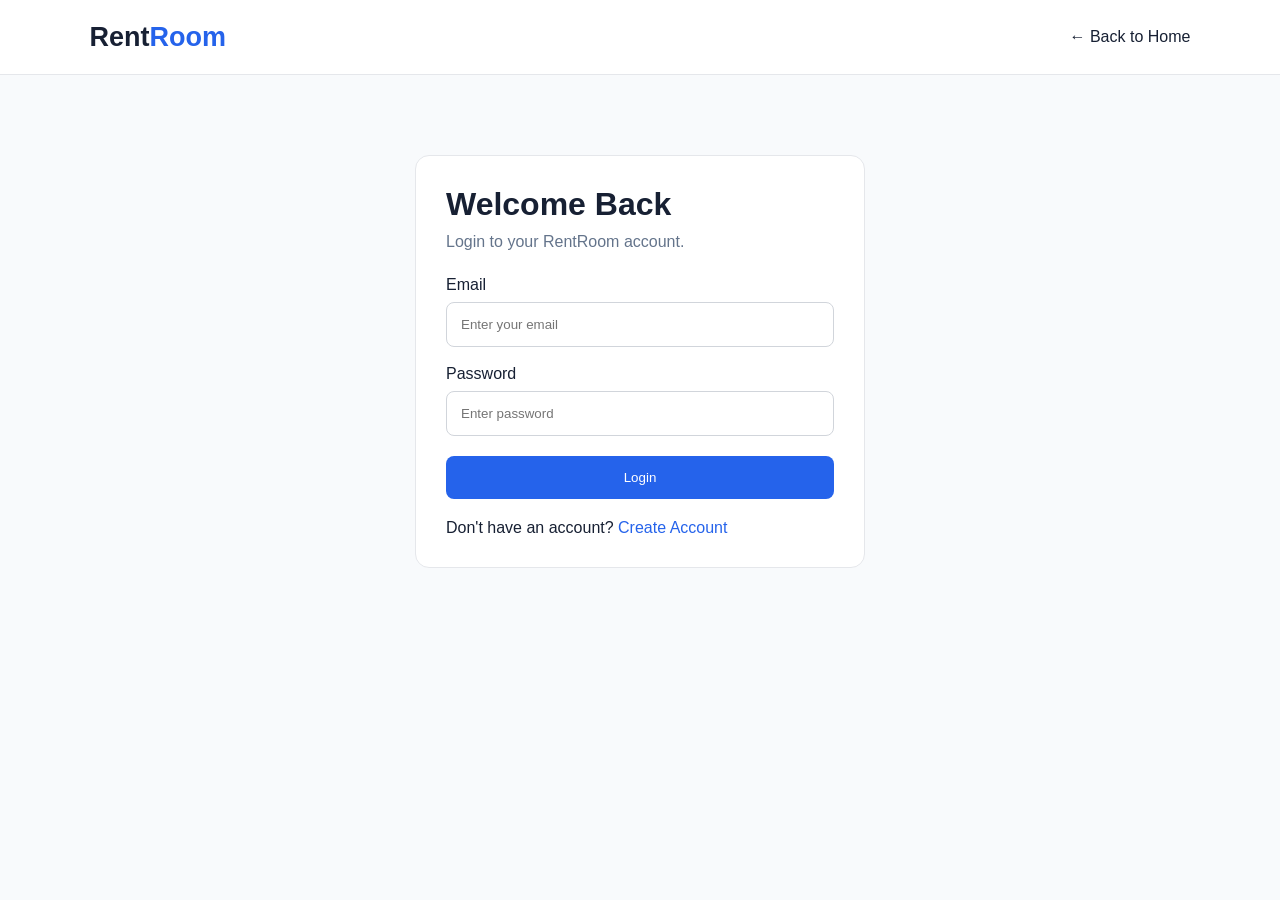
<file: login.html>
<!DOCTYPE html>
<html lang="en">

<head>

    <meta charset="UTF-8">

    <meta name="viewport"
          content="width=device-width, initial-scale=1.0">

    <title>Login - RentRoom</title>

    <link rel="stylesheet"
          href="css/style.css">

</head>

<body>

<header class="navbar">

    <div class="logo">
        Rent<span>Room</span>
    </div>

    <a href="index.html">
        ← Back to Home
    </a>

</header>


<div style="
    max-width:450px;
    margin:80px auto;
    padding:30px;
    background:white;
    border:1px solid #e5e7eb;
    border-radius:14px;
">

    <h1>Welcome Back</h1>

    <p style="margin:10px 0 25px;color:#64748b;">
        Login to your RentRoom account.
    </p>


    <form onsubmit="loginUser(event)">

        <label>Email</label>

        <input
            id="loginEmail"
            type="email"
            required
            placeholder="Enter your email"
            style="
                width:100%;
                padding:14px;
                margin:8px 0 18px;
                border:1px solid #d1d5db;
                border-radius:8px;
            "
        >


        <label>Password</label>

        <input
            id="loginPassword"
            type="password"
            required
            placeholder="Enter password"
            style="
                width:100%;
                padding:14px;
                margin:8px 0 20px;
                border:1px solid #d1d5db;
                border-radius:8px;
            "
        >


        <button
            type="submit"
            style="
                width:100%;
                padding:14px;
                border:none;
                background:#2563eb;
                color:white;
                border-radius:8px;
                cursor:pointer;
            "
        >
            Login
        </button>

    </form>


    <p style="margin-top:20px;">
        Don't have an account?
        <a href="register.html"
           style="color:#2563eb;">
            Create Account
        </a>
    </p>

</div>


<script>

function loginUser(event) {

    event.preventDefault();

    alert("Login successful! Backend will be connected later.");

}

</script>

</body>
</html>
</file>
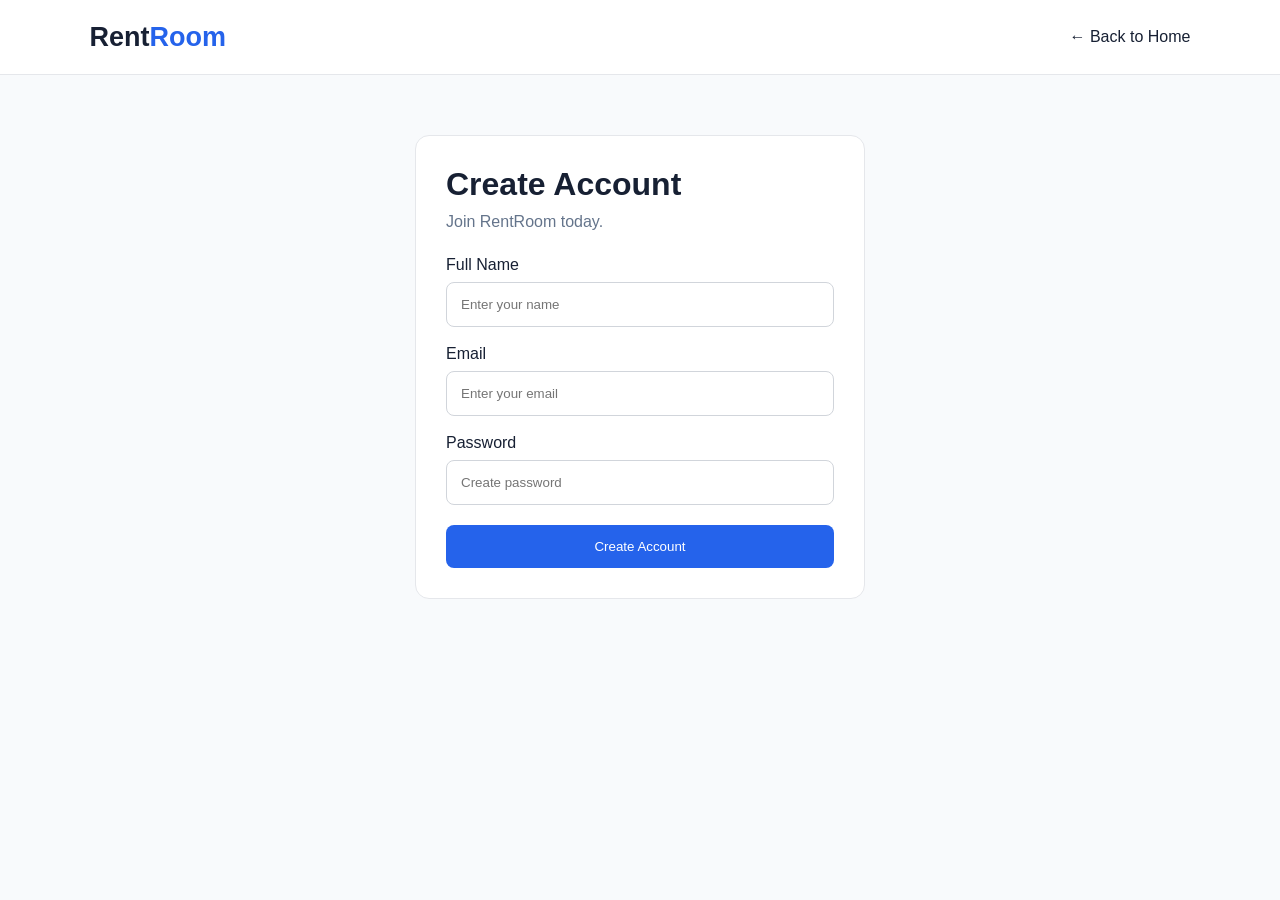
<file: register.html>
<!DOCTYPE html>
<html lang="en">

<head>

    <meta charset="UTF-8">

    <meta name="viewport"
          content="width=device-width, initial-scale=1.0">

    <title>Register - RentRoom</title>

    <link rel="stylesheet"
          href="css/style.css">

</head>

<body>

<header class="navbar">

    <div class="logo">
        Rent<span>Room</span>
    </div>

    <a href="index.html">
        ← Back to Home
    </a>

</header>


<div style="
    max-width:450px;
    margin:60px auto;
    padding:30px;
    background:white;
    border:1px solid #e5e7eb;
    border-radius:14px;
">

    <h1>Create Account</h1>

    <p style="margin:10px 0 25px;color:#64748b;">
        Join RentRoom today.
    </p>


    <form onsubmit="registerUser(event)">

        <label>Full Name</label>

        <input
            type="text"
            required
            placeholder="Enter your name"
            style="
                width:100%;
                padding:14px;
                margin:8px 0 18px;
                border:1px solid #d1d5db;
                border-radius:8px;
            "
        >


        <label>Email</label>

        <input
            type="email"
            required
            placeholder="Enter your email"
            style="
                width:100%;
                padding:14px;
                margin:8px 0 18px;
                border:1px solid #d1d5db;
                border-radius:8px;
            "
        >


        <label>Password</label>

        <input
            type="password"
            required
            placeholder="Create password"
            style="
                width:100%;
                padding:14px;
                margin:8px 0 20px;
                border:1px solid #d1d5db;
                border-radius:8px;
            "
        >


        <button
            type="submit"
            style="
                width:100%;
                padding:14px;
                border:none;
                background:#2563eb;
                color:white;
                border-radius:8px;
                cursor:pointer;
            "
        >
            Create Account
        </button>

    </form>

</div>


<script>

function registerUser(event) {

    event.preventDefault();

    alert("Account created! Backend will be connected later.");

}

</script>

</body>
</html>
</file>
<file: css/style.css>
* {
    margin: 0;
    padding: 0;
    box-sizing: border-box;
}

body {
    font-family: Arial, sans-serif;
    background: #f8fafc;
    color: #172033;
}

a {
    text-decoration: none;
    color: inherit;
}

/* NAVBAR */

.navbar {
    height: 75px;
    padding: 0 7%;
    display: flex;
    align-items: center;
    justify-content: space-between;
    background: white;
    border-bottom: 1px solid #e5e7eb;
}

.logo {
    font-size: 27px;
    font-weight: 800;
    color: #172033;
}

.logo span,
.footer-logo span {
    color: #2563eb;
}

.navbar nav {
    display: flex;
    gap: 30px;
}

.navbar nav a {
    color: #475569;
    font-size: 15px;
}

.navbar nav a:hover {
    color: #2563eb;
}

.nav-buttons {
    display: flex;
    gap: 10px;
    align-items: center;
}

.login-btn {
    padding: 10px 18px;
}

.signup-btn {
    background: #2563eb;
    color: white;
    padding: 11px 20px;
    border-radius: 8px;
}

/* HERO */

.hero {
    min-height: 530px;
    display: flex;
    align-items: center;
    padding: 60px 7%;
    background:
        linear-gradient(
            rgba(15, 23, 42, 0.72),
            rgba(15, 23, 42, 0.72)
        ),
        url("https://images.unsplash.com/photo-1560185007-cde436f6a4d0")
        center/cover;
}

.hero-content {
    max-width: 850px;
    color: white;
}

.small-title {
    color: #2563eb;
    font-size: 13px;
    font-weight: 700;
    letter-spacing: 1.5px;
    margin-bottom: 12px;
}

.hero .small-title {
    color: #93c5fd;
}

.hero h1 {
    font-size: 60px;
    line-height: 1.05;
    margin-bottom: 20px;
}

.hero h1 span {
    color: #60a5fa;
}

.hero-content > p:not(.small-title) {
    font-size: 18px;
    color: #e2e8f0;
    max-width: 600px;
    line-height: 1.6;
}

/* SEARCH */

.search-box {
    margin-top: 35px;
    padding: 10px;
    background: white;
    border-radius: 12px;
    display: flex;
    max-width: 750px;
}

.search-box input,
.search-box select {
    border: none;
    outline: none;
    padding: 14px;
    flex: 1;
    font-size: 15px;
    color: #475569;
}

.search-box button {
    border: none;
    background: #2563eb;
    color: white;
    padding: 0 28px;
    border-radius: 8px;
    font-weight: 600;
    cursor: pointer;
}

.search-box button:hover {
    background: #1d4ed8;
}

/* FEATURES */

.features {
    padding: 45px 7%;
    display: grid;
    grid-template-columns: repeat(4, 1fr);
    gap: 20px;
    background: white;
}

.feature-card {
    padding: 25px;
    border: 1px solid #e5e7eb;
    border-radius: 12px;
    background: white;
}

.feature-icon {
    font-size: 30px;
    margin-bottom: 15px;
}

.feature-card h3 {
    margin-bottom: 8px;
}

.feature-card p {
    color: #64748b;
    font-size: 14px;
}

/* POPULAR */

.popular {
    padding: 70px 7%;
}

.section-heading {
    display: flex;
    align-items: end;
    justify-content: space-between;
    margin-bottom: 30px;
}

.section-heading h2 {
    font-size: 34px;
}

.section-heading > a {
    color: #2563eb;
    font-weight: 600;
}

.room-grid {
    display: grid;
    grid-template-columns: repeat(3, 1fr);
    gap: 25px;
}

.room-card {
    background: white;
    border-radius: 14px;
    overflow: hidden;
    border: 1px solid #e5e7eb;
    transition: 0.3s;
}

.room-card:hover {
    transform: translateY(-5px);
    box-shadow: 0 15px 35px rgba(0,0,0,0.08);
}

.room-card img {
    width: 100%;
    height: 220px;
    object-fit: cover;
}

.room-info {
    padding: 20px;
}

.room-tag {
    display: inline-block;
    background: #dcfce7;
    color: #15803d;
    padding: 5px 10px;
    border-radius: 20px;
    font-size: 12px;
    margin-bottom: 10px;
}

.room-info h3 {
    margin-bottom: 8px;
}

.room-info p {
    color: #64748b;
    font-size: 14px;
}

.room-bottom {
    display: flex;
    justify-content: space-between;
    align-items: center;
    margin-top: 20px;
}

.room-bottom strong {
    color: #2563eb;
}

.room-bottom a {
    background: #eff6ff;
    color: #2563eb;
    padding: 8px 14px;
    border-radius: 7px;
}

/* ABOUT */

.about {
    padding: 70px 7%;
    background: #eff6ff;
    display: grid;
    grid-template-columns: 1fr 1fr;
    gap: 50px;
    align-items: center;
}

.about h2 {
    font-size: 38px;
}

.about > p {
    color: #475569;
    line-height: 1.8;
}

/* FOOTER */

footer {
    padding: 40px 7%;
    background: #0f172a;
    color: #cbd5e1;
}

.footer-logo {
    font-size: 25px;
    font-weight: 800;
    margin-bottom: 10px;
}

/* RESPONSIVE */

@media (max-width: 900px) {

    .navbar {
        padding: 0 4%;
    }

    .navbar nav {
        display: none;
    }

    .hero {
        padding: 50px 5%;
    }

    .hero h1 {
        font-size: 45px;
    }

    .features {
        grid-template-columns: repeat(2, 1fr);
        padding: 35px 5%;
    }

    .popular {
        padding: 50px 5%;
    }

    .room-grid {
        grid-template-columns: 1fr 1fr;
    }

    .about {
        padding: 50px 5%;
    }
}

@media (max-width: 600px) {

    .signup-btn {
        padding: 9px 12px;
    }

    .hero h1 {
        font-size: 38px;
    }

    .search-box {
        flex-direction: column;
        gap: 5px;
    }

    .search-box button {
        padding: 14px;
    }

    .features,
    .room-grid,
    .about {
        grid-template-columns: 1fr;
    }

    .section-heading {
        align-items: start;
        gap: 15px;
        flex-direction: column;
    }
}
</file>
